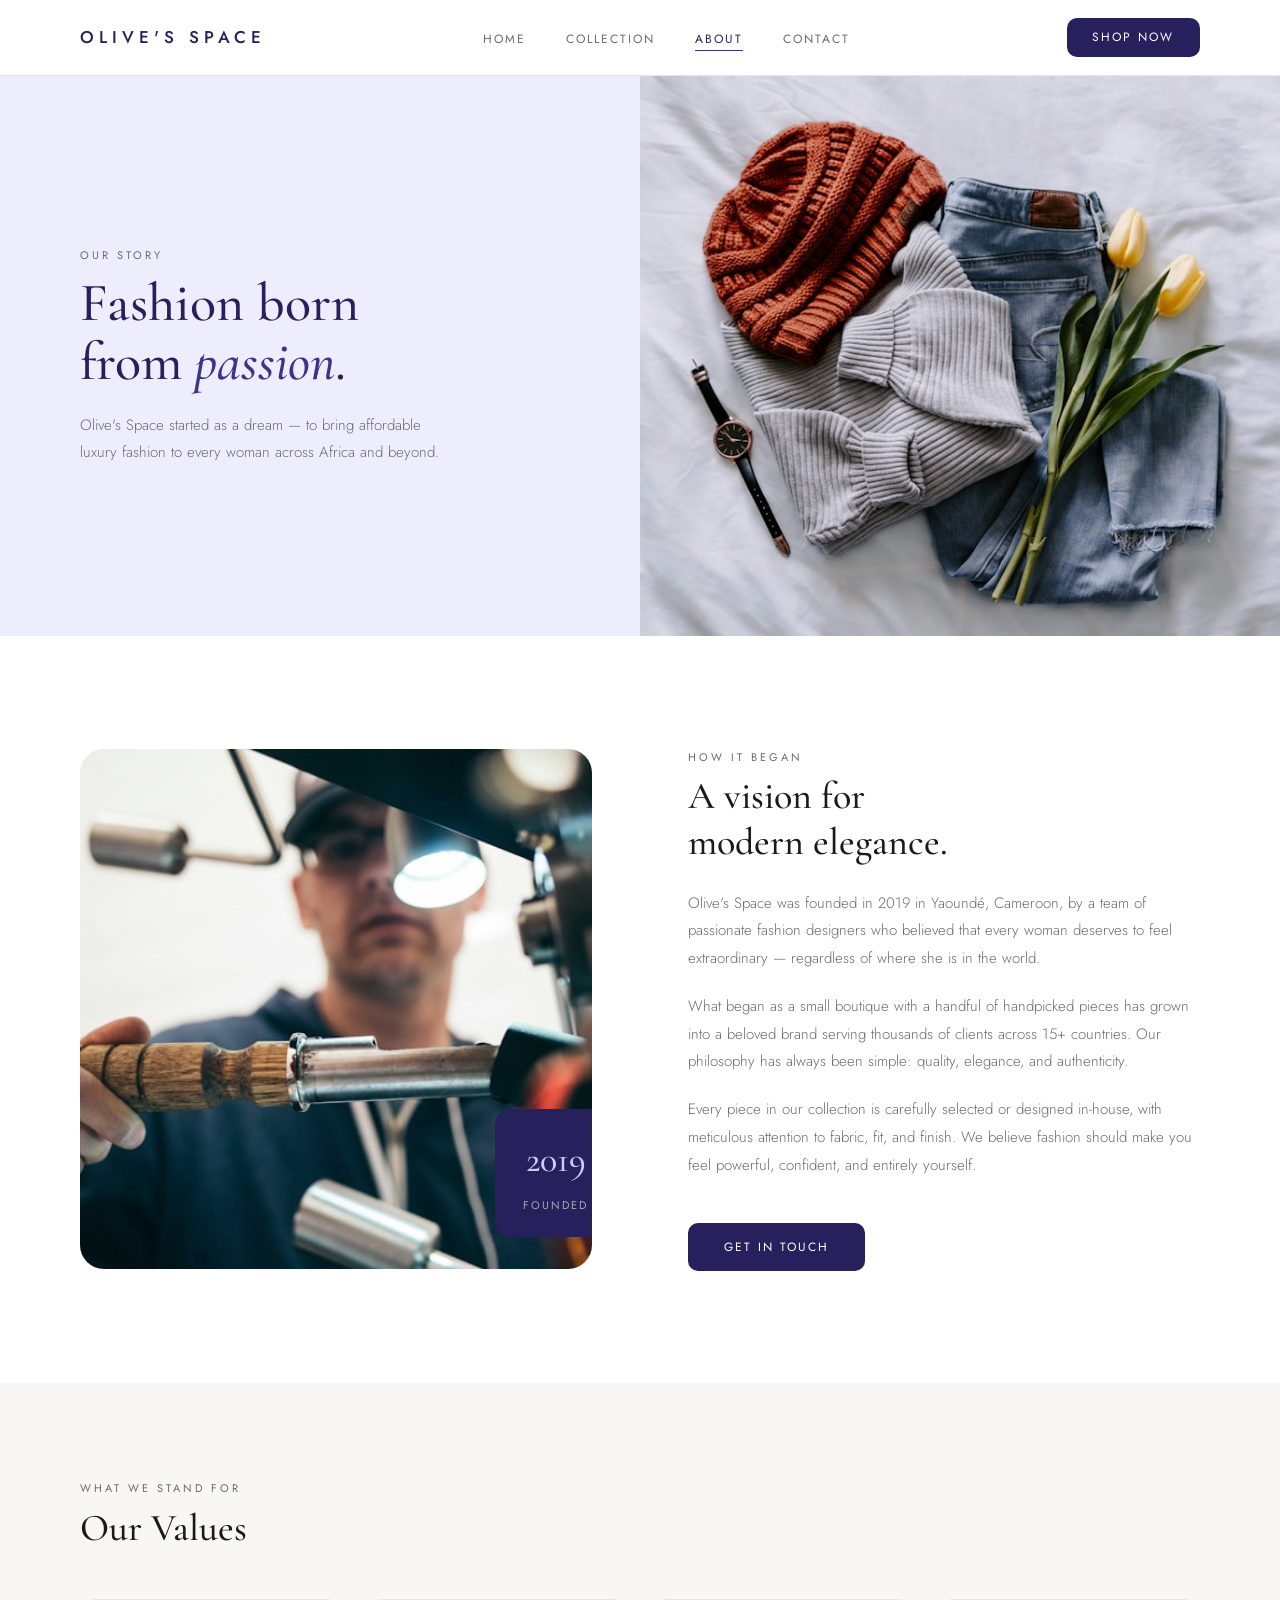
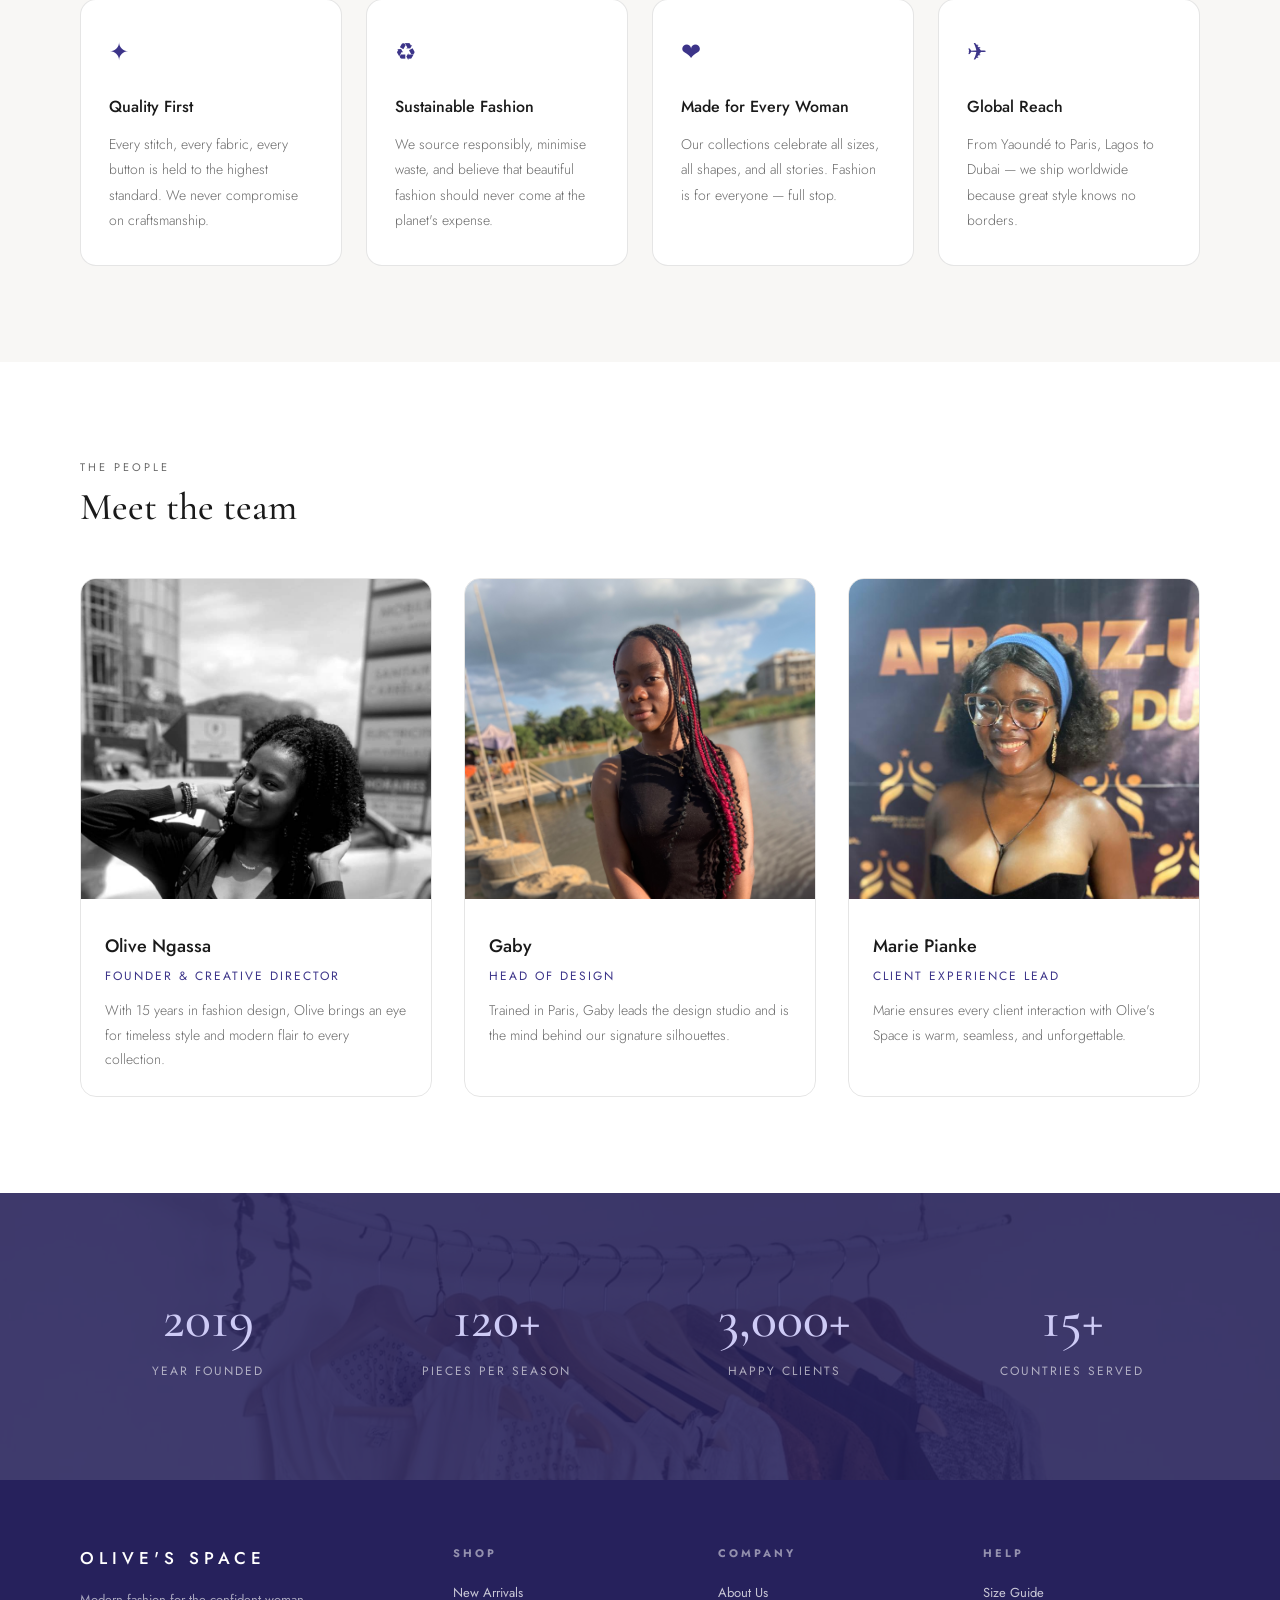
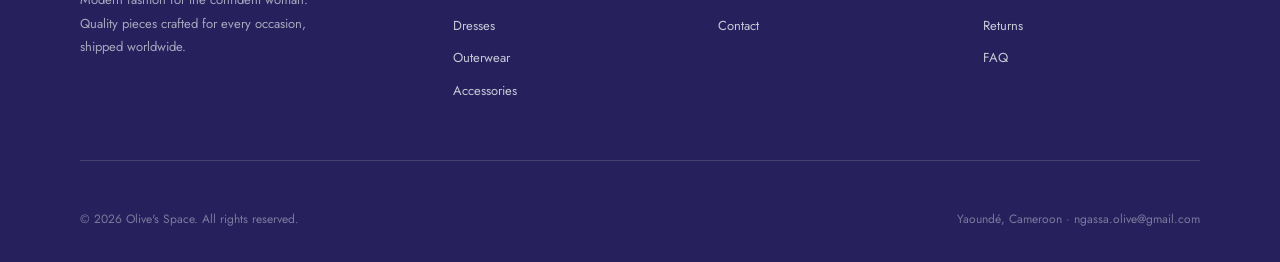
<file: site/about.html>
<!DOCTYPE html>
<html lang="en">
<head>
  <meta charset="UTF-8"/>
  <meta name="viewport" content="width=device-width, initial-scale=1.0"/>
  <title>About — Olive's Space</title>
  <link rel="stylesheet" href="style.css"/>
  <link rel="stylesheet" href="about.css"/>
</head>
<body>

  <nav class="navbar" id="navbar">
    <a href="index.html" class="logo">OLIVE'S SPACE</a>
    <ul class="nav-links">
      <li><a href="index.html">Home</a></li>
      <li><a href="products.html">Collection</a></li>
      <li><a href="about.html" class="active">About</a></li>
      <li><a href="contact.html">Contact</a></li>
    </ul>
    <button class="hamburger" id="hamburger" aria-label="Open menu"><span></span><span></span><span></span></button>
    <a href="products.html" class="nav-cta">Shop Now</a>
  </nav>

  <!-- Mobile Menu Overlay -->
  <div class="mobile-menu-overlay" id="menuOverlay"></div>

  <!-- Mobile Drawer -->
  <div class="mobile-menu" id="mobileMenu">
    <ul>
      <li><a href="index.html">Home</a></li>
      <li><a href="products.html">Collection</a></li>
      <li><a href="about.html" class="active">About</a></li>
      <li><a href="contact.html">Contact</a></li>
    </ul>
    <a href="products.html" class="mobile-cta">Shop Now</a>
  </div>

  <!-- ABOUT HERO -->
  <section class="about-hero">
    <div class="about-hero-text fade-in">
      <span class="section-tag">Our Story</span>
      <h1 class="about-hero-title">Fashion born<br/>from <em>passion</em>.</h1>
      <p class="about-hero-sub">Olive's Space started as a dream — to bring affordable luxury fashion to every woman across Africa and beyond.</p>
    </div>
    <div class="about-hero-img-wrap">
      <img src="images/about-hero.jpg" alt="About Olive's Space" class="about-hero-img"/>
    </div>
  </section>

  <!-- STORY SECTION -->
  <section class="story-section">
    <div class="story-grid">
      <div class="story-img-wrap fade-in">
        <img src="images/about-story.jpg" alt="Story"/>
        <div class="story-badge fade-in">
          <strong>2019</strong>
          <span>Founded</span>
        </div>
      </div>
      <div class="story-text fade-in">
        <span class="section-tag">How it began</span>
        <h2 class="section-title">A vision for<br/>modern elegance.</h2>
        <p>Olive's Space was founded in 2019 in Yaoundé, Cameroon, by a team of passionate fashion designers who believed that every woman deserves to feel extraordinary — regardless of where she is in the world.</p>
        <p>What began as a small boutique with a handful of handpicked pieces has grown into a beloved brand serving thousands of clients across 15+ countries. Our philosophy has always been simple: quality, elegance, and authenticity.</p>
        <p>Every piece in our collection is carefully selected or designed in-house, with meticulous attention to fabric, fit, and finish. We believe fashion should make you feel powerful, confident, and entirely yourself.</p>
        <a href="contact.html" class="btn-primary" style="margin-top: 1.5rem;">Get in Touch</a>
      </div>
    </div>
  </section>

  <!-- VALUES -->
  <section class="values-section">
    <div class="values-header fade-in">
      <span class="section-tag">What we stand for</span>
      <h2 class="section-title">Our Values</h2>
    </div>
    <div class="values-grid">
      <div class="value-card fade-in">
        <div class="value-icon">✦</div>
        <h3 class="value-title">Quality First</h3>
        <p class="value-text">Every stitch, every fabric, every button is held to the highest standard. We never compromise on craftsmanship.</p>
      </div>
      <div class="value-card fade-in">
        <div class="value-icon">♻</div>
        <h3 class="value-title">Sustainable Fashion</h3>
        <p class="value-text">We source responsibly, minimise waste, and believe that beautiful fashion should never come at the planet's expense.</p>
      </div>
      <div class="value-card fade-in">
        <div class="value-icon">❤</div>
        <h3 class="value-title">Made for Every Woman</h3>
        <p class="value-text">Our collections celebrate all sizes, all shapes, and all stories. Fashion is for everyone — full stop.</p>
      </div>
      <div class="value-card fade-in">
        <div class="value-icon">✈</div>
        <h3 class="value-title">Global Reach</h3>
        <p class="value-text">From Yaoundé to Paris, Lagos to Dubai — we ship worldwide because great style knows no borders.</p>
      </div>
    </div>
  </section>

  <!-- TEAM -->
  <section class="team-section">
    <div class="team-header fade-in">
      <span class="section-tag">The People</span>
      <h2 class="section-title">Meet the team</h2>
    </div>
    <div class="team-grid">
      <div class="team-card fade-in">
        <img src="images/hima.jpeg" alt="Olive"/>
        <div class="team-info">
          <h3 class="team-name">Olive Ngassa</h3>
          <span class="team-role">Founder & Creative Director</span>
          <p class="team-bio">With 15 years in fashion design, Olive brings an eye for timeless style and modern flair to every collection.</p>
        </div>
      </div>
      <div class="team-card fade-in">
        <img src="images/Gaby.JPG" alt="Gaby"/>
        <div class="team-info">
          <h3 class="team-name">Gaby</h3>
          <span class="team-role">Head of Design</span>
          <p class="team-bio">Trained in Paris, Gaby leads the design studio and is the mind behind our signature silhouettes.</p>
        </div>
      </div>
      <div class="team-card fade-in">
        <img src="images/pianke.jpeg" alt="Marie"/>
        <div class="team-info">
          <h3 class="team-name">Marie Pianke</h3>
          <span class="team-role">Client Experience Lead</span>
          <p class="team-bio">Marie ensures every client interaction with Olive's Space is warm, seamless, and unforgettable.</p>
        </div>
      </div>
    </div>
  </section>

  <!-- NUMBERS -->
  <section class="numbers-section">
    <img src="images/about-numbers-bg.jpg" alt="Numbers" class="numbers-bg"/>
    <div class="numbers-overlay"></div>
    <div class="numbers-grid">
      <div class="number-item fade-in">
        <strong>2019</strong>
        <span>Year Founded</span>
      </div>
      <div class="number-item fade-in">
        <strong>120+</strong>
        <span>Pieces Per Season</span>
      </div>
      <div class="number-item fade-in">
        <strong>3,000+</strong>
        <span>Happy Clients</span>
      </div>
      <div class="number-item fade-in">
        <strong>15+</strong>
        <span>Countries Served</span>
      </div>
    </div>
  </section>

  <footer class="footer">
    <div class="footer-grid">
      <div class="footer-brand">
        <a href="index.html" class="logo">OLIVE'S SPACE</a>
        <p>Modern fashion for the confident woman. Quality pieces crafted for every occasion, shipped worldwide.</p>
      </div>
      <div class="footer-col">
        <h4>Shop</h4>
        <a href="products.html">New Arrivals</a>
        <a href="products.html">Dresses</a>
        <a href="products.html">Outerwear</a>
        <a href="products.html">Accessories</a>
      </div>
      <div class="footer-col">
        <h4>Company</h4>
        <a href="about.html">About Us</a>
        <a href="contact.html">Contact</a>
      </div>
      <div class="footer-col">
        <h4>Help</h4>
        <a href="#">Size Guide</a>
        <a href="#">Returns</a>
        <a href="#">FAQ</a>
      </div>
    </div>
    <div class="footer-bottom">
      <span>© 2026 Olive's Space. All rights reserved.</span>
      <span>Yaoundé, Cameroon · ngassa.olive@gmail.com</span>
    </div>
  </footer>

  <script src="main.js"></script>
</body>
</html>
</file>
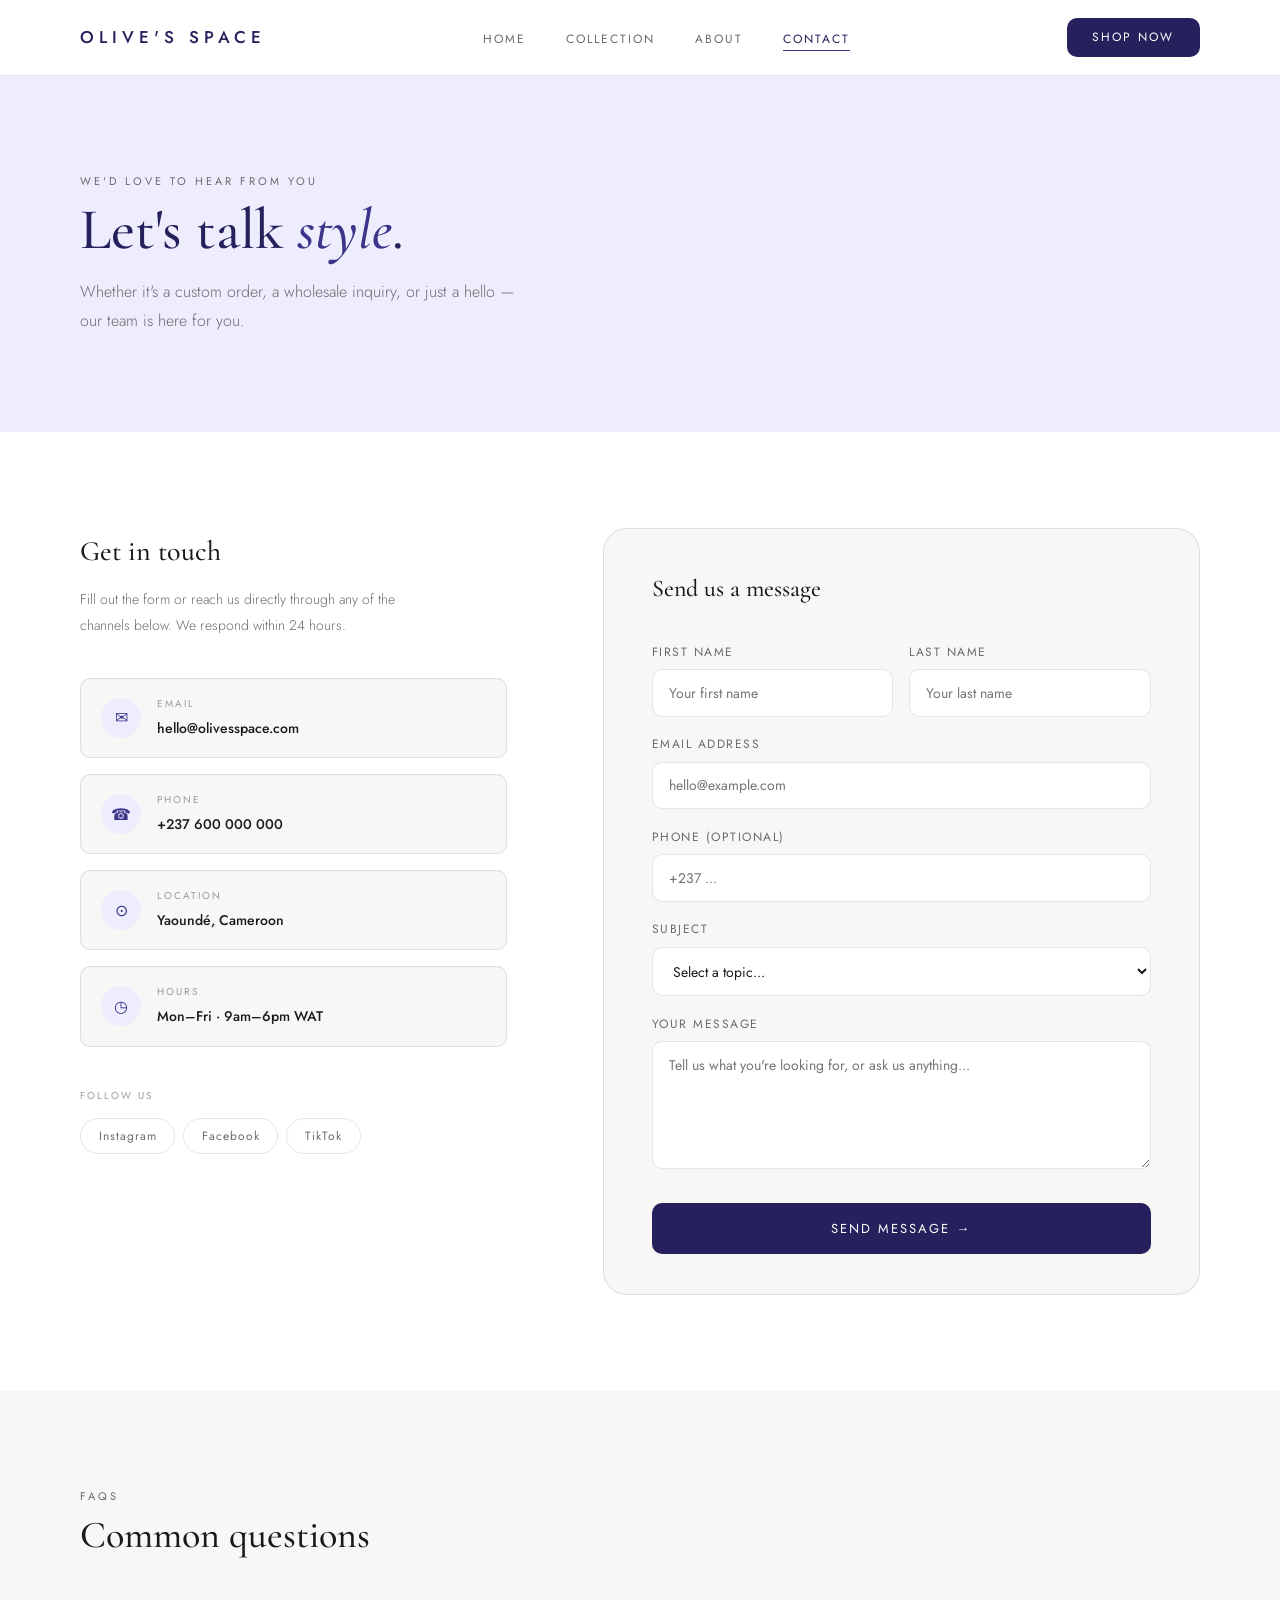
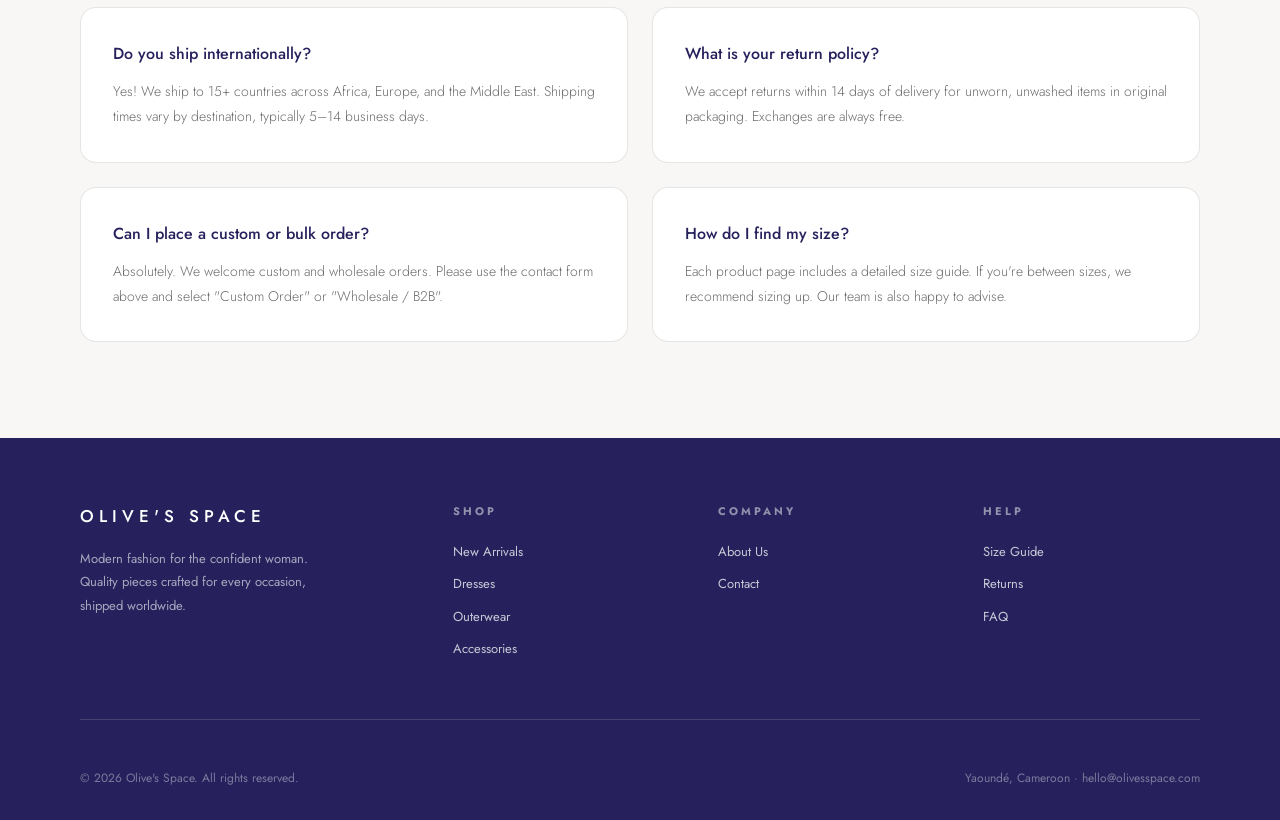
<file: site/contact.html>
<!DOCTYPE html>
<html lang="en">
<head>
  <meta charset="UTF-8"/>
  <meta name="viewport" content="width=device-width, initial-scale=1.0"/>
  <title>Contact — Olive's Space</title>
  <link rel="stylesheet" href="style.css"/>
  <link rel="stylesheet" href="contact.css"/>
</head>
<body>

  <nav class="navbar" id="navbar">
    <a href="index.html" class="logo">OLIVE'S SPACE</a>
    <ul class="nav-links">
      <li><a href="index.html">Home</a></li>
      <li><a href="products.html">Collection</a></li>
      <li><a href="about.html">About</a></li>
      <li><a href="contact.html" class="active">Contact</a></li>
    </ul>
    <button class="hamburger" id="hamburger" aria-label="Open menu"><span></span><span></span><span></span></button>
    <a href="products.html" class="nav-cta">Shop Now</a>
  </nav>

  <!-- Mobile Menu Overlay -->
  <div class="mobile-menu-overlay" id="menuOverlay"></div>

  <!-- Mobile Drawer -->
  <div class="mobile-menu" id="mobileMenu">
    <ul>
      <li><a href="index.html">Home</a></li>
      <li><a href="products.html">Collection</a></li>
      <li><a href="about.html">About</a></li>
      <li><a href="contact.html" class="active">Contact</a></li>
    </ul>
    <a href="products.html" class="mobile-cta">Shop Now</a>
  </div>

  <!-- CONTACT HERO -->
  <section class="contact-hero">
    <div class="contact-hero-inner fade-in">
      <span class="section-tag">We'd love to hear from you</span>
      <h1 class="contact-hero-title">Let's talk <em>style</em>.</h1>
      <p class="contact-hero-sub">Whether it's a custom order, a wholesale inquiry, or just a hello — our team is here for you.</p>
    </div>
  </section>

  <!-- CONTACT BODY -->
  <section class="contact-body">
    <div class="contact-grid">

      <!-- LEFT: Info -->
      <div class="contact-info fade-in">
        <h2 class="contact-info-title">Get in touch</h2>
        <p class="contact-info-sub">Fill out the form or reach us directly through any of the channels below. We respond within 24 hours.</p>

        <div class="contact-cards">
          <div class="contact-card">
            <div class="contact-icon">✉</div>
            <div>
              <span class="contact-card-label">Email</span>
              <strong class="contact-card-value">hello@olivesspace.com</strong>
            </div>
          </div>
          <div class="contact-card">
            <div class="contact-icon">☎</div>
            <div>
              <span class="contact-card-label">Phone</span>
              <strong class="contact-card-value">+237 600 000 000</strong>
            </div>
          </div>
          <div class="contact-card">
            <div class="contact-icon">⊙</div>
            <div>
              <span class="contact-card-label">Location</span>
              <strong class="contact-card-value">Yaoundé, Cameroon</strong>
            </div>
          </div>
          <div class="contact-card">
            <div class="contact-icon">◷</div>
            <div>
              <span class="contact-card-label">Hours</span>
              <strong class="contact-card-value">Mon–Fri · 9am–6pm WAT</strong>
            </div>
          </div>
        </div>

        <div class="social-row">
          <span class="contact-card-label">Follow Us</span>
          <div class="socials">
            <a href="#" class="social-btn">Instagram</a>
            <a href="#" class="social-btn">Facebook</a>
            <a href="#" class="social-btn">TikTok</a>
          </div>
        </div>
      </div>

      <!-- RIGHT: Form -->
      <div class="contact-form-wrap fade-in">
        <form class="contact-form" onsubmit="handleContactSubmit(event)">
          <h2 class="form-title">Send us a message</h2>

          <div class="form-row">
            <div class="form-group">
              <label for="fname">First Name</label>
              <input type="text" id="fname" placeholder="Your first name" required/>
            </div>
            <div class="form-group">
              <label for="lname">Last Name</label>
              <input type="text" id="lname" placeholder="Your last name" required/>
            </div>
          </div>

          <div class="form-group">
            <label for="email">Email Address</label>
            <input type="email" id="email" placeholder="hello@example.com" required/>
          </div>

          <div class="form-group">
            <label for="phone">Phone (optional)</label>
            <input type="tel" id="phone" placeholder="+237 ..."/>
          </div>

          <div class="form-group">
            <label for="subject">Subject</label>
            <select id="subject">
              <option value="">Select a topic...</option>
              <option>General Inquiry</option>
              <option>Custom Order</option>
              <option>Wholesale / B2B</option>
              <option>Returns & Exchanges</option>
              <option>Shipping & Delivery</option>
              <option>Other</option>
            </select>
          </div>

          <div class="form-group">
            <label for="message">Your Message</label>
            <textarea id="message" rows="5" placeholder="Tell us what you're looking for, or ask us anything..." required></textarea>
          </div>

          <button type="submit" class="submit-btn" id="submitBtn">
            Send Message &rarr;
          </button>
          <div class="form-success" id="formSuccess">
            <span class="success-icon">✓</span>
            <p>Message sent! We'll be in touch within 24 hours.</p>
          </div>
        </form>
      </div>

    </div>
  </section>

  <!-- FAQ -->
  <section class="faq-section">
    <div class="faq-header fade-in">
      <span class="section-tag">FAQs</span>
      <h2 class="section-title">Common questions</h2>
    </div>
    <div class="faq-grid">
      <div class="faq-item fade-in">
        <h3 class="faq-q">Do you ship internationally?</h3>
        <p class="faq-a">Yes! We ship to 15+ countries across Africa, Europe, and the Middle East. Shipping times vary by destination, typically 5–14 business days.</p>
      </div>
      <div class="faq-item fade-in">
        <h3 class="faq-q">What is your return policy?</h3>
        <p class="faq-a">We accept returns within 14 days of delivery for unworn, unwashed items in original packaging. Exchanges are always free.</p>
      </div>
      <div class="faq-item fade-in">
        <h3 class="faq-q">Can I place a custom or bulk order?</h3>
        <p class="faq-a">Absolutely. We welcome custom and wholesale orders. Please use the contact form above and select "Custom Order" or "Wholesale / B2B".</p>
      </div>
      <div class="faq-item fade-in">
        <h3 class="faq-q">How do I find my size?</h3>
        <p class="faq-a">Each product page includes a detailed size guide. If you're between sizes, we recommend sizing up. Our team is also happy to advise.</p>
      </div>
    </div>
  </section>

  <footer class="footer">
    <div class="footer-grid">
      <div class="footer-brand">
        <a href="index.html" class="logo">OLIVE'S SPACE</a>
        <p>Modern fashion for the confident woman. Quality pieces crafted for every occasion, shipped worldwide.</p>
      </div>
      <div class="footer-col">
        <h4>Shop</h4>
        <a href="products.html">New Arrivals</a>
        <a href="products.html">Dresses</a>
        <a href="products.html">Outerwear</a>
        <a href="products.html">Accessories</a>
      </div>
      <div class="footer-col">
        <h4>Company</h4>
        <a href="about.html">About Us</a>
        <a href="contact.html">Contact</a>
      </div>
      <div class="footer-col">
        <h4>Help</h4>
        <a href="#">Size Guide</a>
        <a href="#">Returns</a>
        <a href="#">FAQ</a>
      </div>
    </div>
    <div class="footer-bottom">
      <span>© 2026 Olive's Space. All rights reserved.</span>
      <span>Yaoundé, Cameroon · hello@olivesspace.com</span>
    </div>
  </footer>

  <script src="main.js"></script>
  <script>
    function handleContactSubmit(e) {
      e.preventDefault();
      const btn = document.getElementById('submitBtn');
      const success = document.getElementById('formSuccess');
      btn.textContent = 'Sending...';
      btn.disabled = true;
      setTimeout(() => {
        btn.style.display = 'none';
        success.style.display = 'flex';
        e.target.reset();
      }, 1200);
    }
  </script>
</body>
</html>
</file>
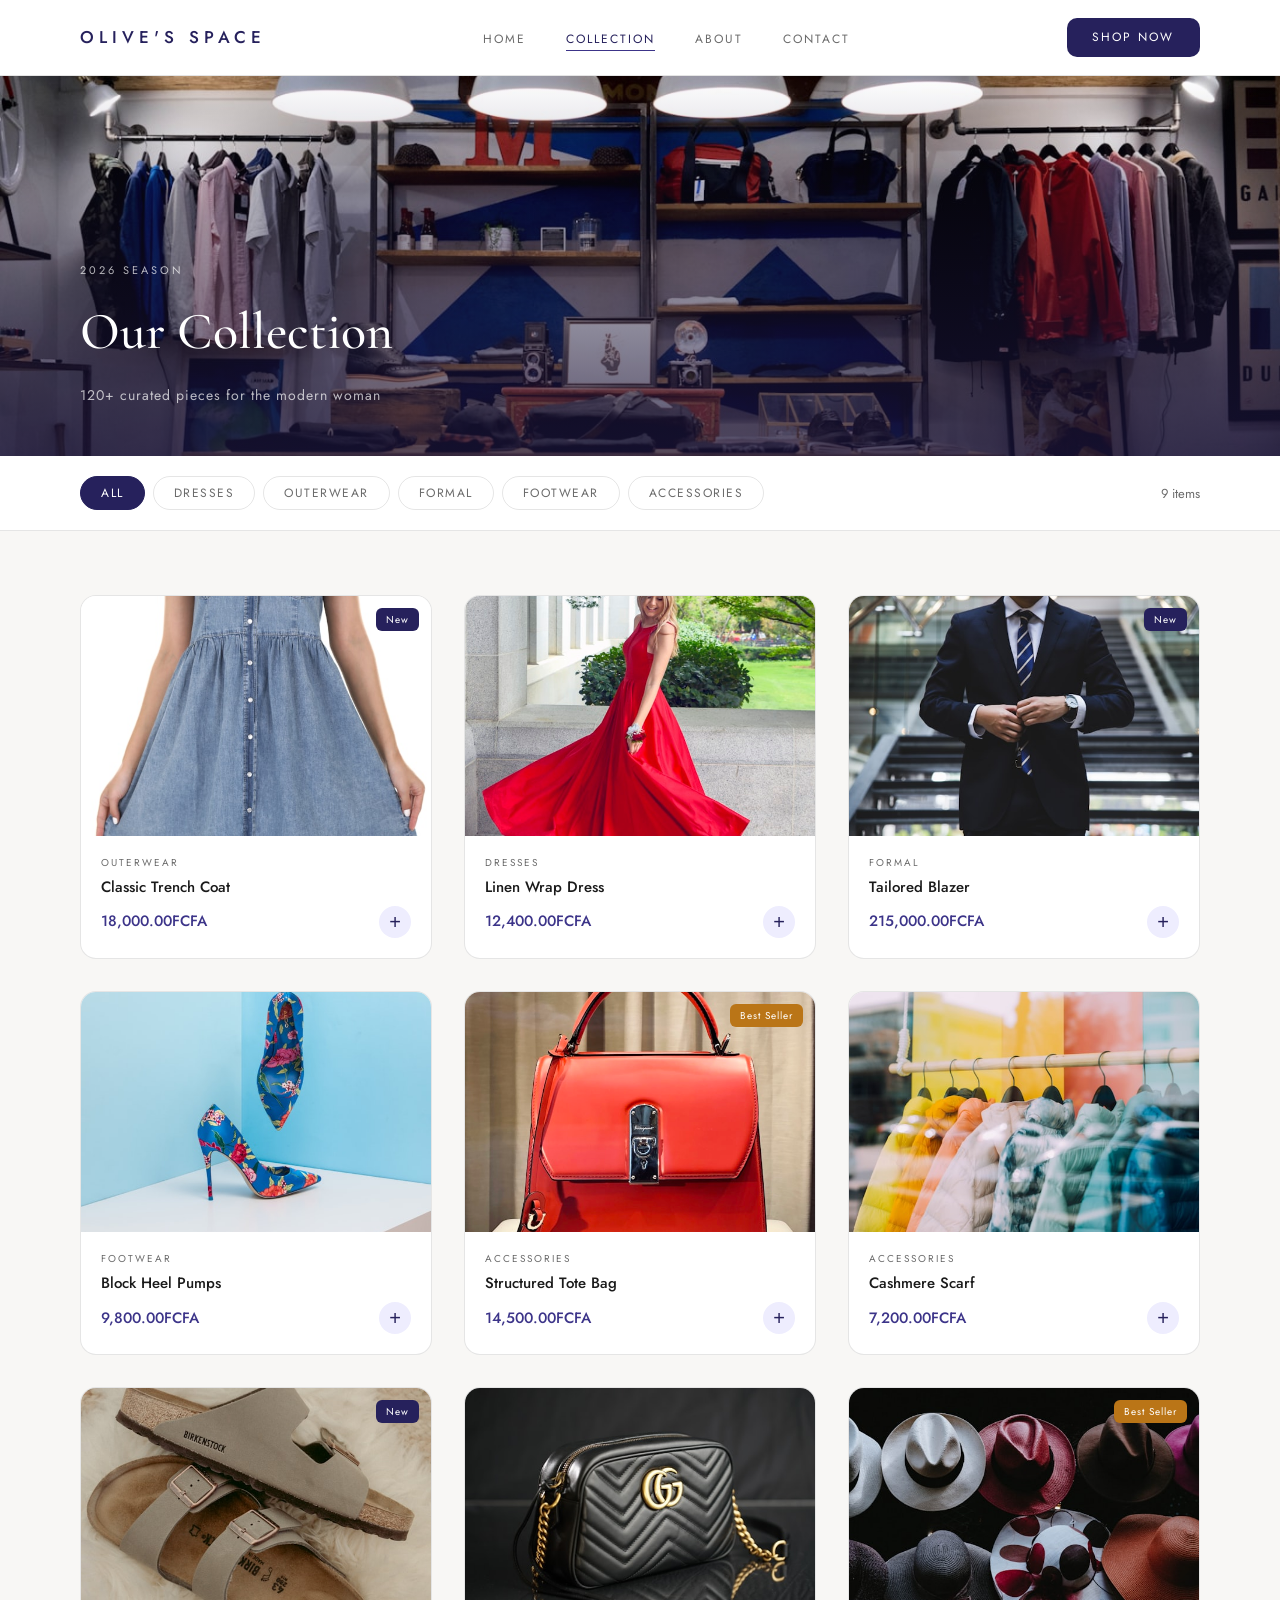
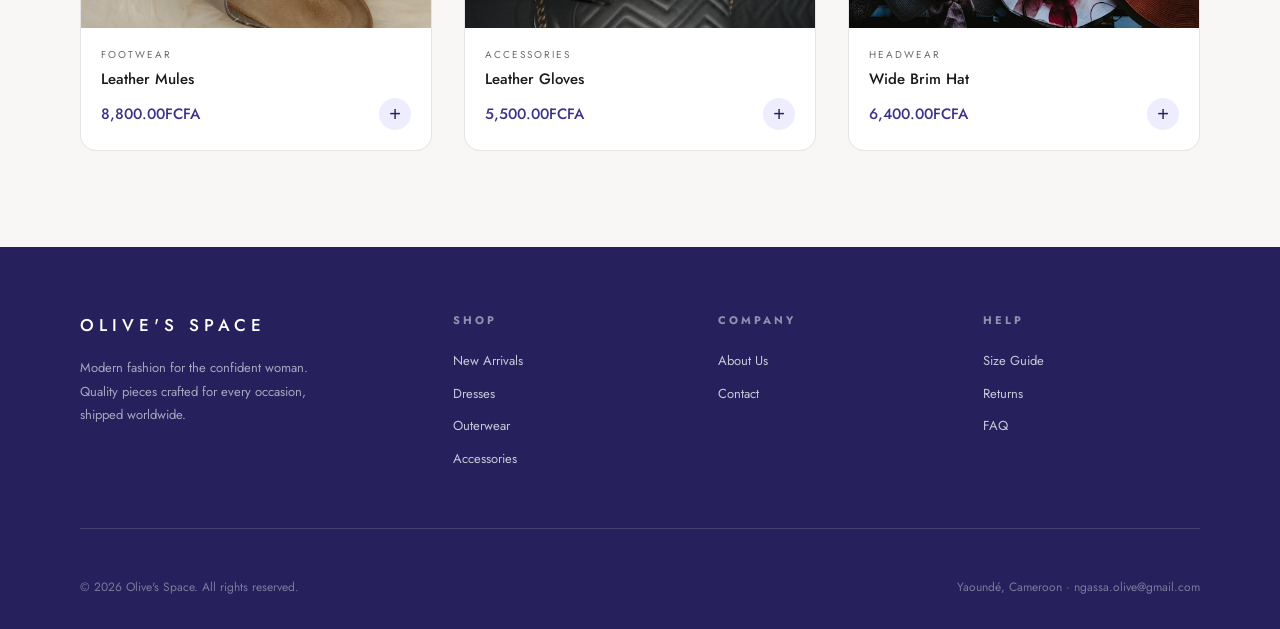
<file: site/products.html>
<!DOCTYPE html>
<html lang="en">
<head>
  <meta charset="UTF-8"/>
  <meta name="viewport" content="width=device-width, initial-scale=1.0"/>
  <title>Collection — Olive's Space</title>
  <link rel="stylesheet" href="style.css"/>
  <link rel="stylesheet" href="products.css"/>
</head>
<body>

  <nav class="navbar" id="navbar">
    <a href="index.html" class="logo">OLIVE'S SPACE</a>
    <ul class="nav-links">
      <li><a href="index.html">Home</a></li>
      <li><a href="products.html" class="active">Collection</a></li>
      <li><a href="about.html">About</a></li>
      <li><a href="contact.html">Contact</a></li>
    </ul>
    <button class="hamburger" id="hamburger" aria-label="Open menu"><span></span><span></span><span></span></button>
    <a href="products.html" class="nav-cta">Shop Now</a>
  </nav>

  <!-- Mobile Menu Overlay -->
  <div class="mobile-menu-overlay" id="menuOverlay"></div>

  <!-- Mobile Drawer -->
  <div class="mobile-menu" id="mobileMenu">
    <ul>
      <li><a href="index.html">Home</a></li>
      <li><a href="products.html" class="active">Collection</a></li>
      <li><a href="about.html">About</a></li>
      <li><a href="contact.html">Contact</a></li>
    </ul>
    <a href="products.html" class="mobile-cta">Shop Now</a>
  </div>

  <!-- PAGE HERO -->
  <div class="page-hero">
    <img src="images/page-hero-products.jpg" alt="Collection" class="page-hero-img"/>
    <div class="page-hero-overlay"></div>
    <div class="page-hero-content">
      <span class="section-tag" style="color:rgba(255,255,255,0.7);">2026 Season</span>
      <h1 class="page-hero-title">Our Collection</h1>
      <p class="page-hero-sub">120+ curated pieces for the modern woman</p>
    </div>
  </div>

  <!-- FILTER BAR -->
  <div class="filter-bar">
    <div class="filter-tabs">
      <button class="filter-tab active" data-filter="all">All</button>
      <button class="filter-tab" data-filter="dresses">Dresses</button>
      <button class="filter-tab" data-filter="outerwear">Outerwear</button>
      <button class="filter-tab" data-filter="formal">Formal</button>
      <button class="filter-tab" data-filter="footwear">Footwear</button>
      <button class="filter-tab" data-filter="accessories">Accessories</button>
    </div>
    <div class="filter-right">
      <span class="results-count" id="resultsCount">9 items</span>
    </div>
  </div>

  <!-- PRODUCTS GRID -->
  <section class="products-page-section">
    <div class="products-page-grid" id="productsGrid">

      <div class="product-card fade-in" data-category="outerwear">
        <div class="product-img">
          <img src="images/product-trench.jpg" alt="Classic Trench Coat"/>
          <span class="product-badge-tag">New</span>
          <div class="product-hover-overlay">
            <button class="quick-view-btn">Quick View</button>
          </div>
        </div>
        <div class="product-info">
          <p class="product-cat">Outerwear</p>
          <p class="product-name">Classic Trench Coat</p>
          <div class="product-bottom">
            <span class="product-price">18,000.00FCFA</span>
            <button class="product-add">+</button>
          </div>
        </div>
      </div>

      <div class="product-card fade-in" data-category="dresses">
        <div class="product-img">
          <img src="images/product-dress.jpg" alt="Linen Wrap Dress"/>
          <div class="product-hover-overlay">
            <button class="quick-view-btn">Quick View</button>
          </div>
        </div>
        <div class="product-info">
          <p class="product-cat">Dresses</p>
          <p class="product-name">Linen Wrap Dress</p>
          <div class="product-bottom">
            <span class="product-price">12,400.00FCFA</span>
            <button class="product-add">+</button>
          </div>
        </div>
      </div>

      <div class="product-card fade-in" data-category="formal">
        <div class="product-img">
          <img src="images/product-blazer.jpg" alt="Tailored Blazer"/>
          <span class="product-badge-tag">New</span>
          <div class="product-hover-overlay">
            <button class="quick-view-btn">Quick View</button>
          </div>
        </div>
        <div class="product-info">
          <p class="product-cat">Formal</p>
          <p class="product-name">Tailored Blazer</p>
          <div class="product-bottom">
            <span class="product-price">215,000.00FCFA</span>
            <button class="product-add">+</button>
          </div>
        </div>
      </div>

      <div class="product-card fade-in" data-category="footwear">
        <div class="product-img">
          <img src="images/product-pumps.jpg" alt="Block Heel Pumps"/>
          <div class="product-hover-overlay">
            <button class="quick-view-btn">Quick View</button>
          </div>
        </div>
        <div class="product-info">
          <p class="product-cat">Footwear</p>
          <p class="product-name">Block Heel Pumps</p>
          <div class="product-bottom">
            <span class="product-price">9,800.00FCFA</span>
            <button class="product-add">+</button>
          </div>
        </div>
      </div>

      <div class="product-card fade-in" data-category="accessories">
        <div class="product-img">
          <img src="images/product-tote.jpg" alt="Structured Tote"/>
          <span class="product-badge-tag gold">Best Seller</span>
          <div class="product-hover-overlay">
            <button class="quick-view-btn">Quick View</button>
          </div>
        </div>
        <div class="product-info">
          <p class="product-cat">Accessories</p>
          <p class="product-name">Structured Tote Bag</p>
          <div class="product-bottom">
            <span class="product-price">14,500.00FCFA</span>
            <button class="product-add">+</button>
          </div>
        </div>
      </div>

      <div class="product-card fade-in" data-category="accessories">
        <div class="product-img">
          <img src="images/product-scarf.jpg" alt="Cashmere Scarf"/>
          <div class="product-hover-overlay">
            <button class="quick-view-btn">Quick View</button>
          </div>
        </div>
        <div class="product-info">
          <p class="product-cat">Accessories</p>
          <p class="product-name">Cashmere Scarf</p>
          <div class="product-bottom">
            <span class="product-price">7,200.00FCFA</span>
            <button class="product-add">+</button>
          </div>
        </div>
      </div>

      <div class="product-card fade-in" data-category="footwear">
        <div class="product-img">
          <img src="images/product-mules.jpg" alt="Leather Mules"/>
          <span class="product-badge-tag">New</span>
          <div class="product-hover-overlay">
            <button class="quick-view-btn">Quick View</button>
          </div>
        </div>
        <div class="product-info">
          <p class="product-cat">Footwear</p>
          <p class="product-name">Leather Mules</p>
          <div class="product-bottom">
            <span class="product-price">8,800.00FCFA</span>
            <button class="product-add">+</button>
          </div>
        </div>
      </div>

      <div class="product-card fade-in" data-category="accessories">
        <div class="product-img">
          <img src="images/product-gloves.jpg" alt="Leather Gloves"/>
          <div class="product-hover-overlay">
            <button class="quick-view-btn">Quick View</button>
          </div>
        </div>
        <div class="product-info">
          <p class="product-cat">Accessories</p>
          <p class="product-name">Leather Gloves</p>
          <div class="product-bottom">
            <span class="product-price">5,500.00FCFA</span>
            <button class="product-add">+</button>
          </div>
        </div>
      </div>

      <div class="product-card fade-in" data-category="accessories">
        <div class="product-img">
          <img src="images/product-hat.jpg" alt="Wide Brim Hat"/>
          <span class="product-badge-tag gold">Best Seller</span>
          <div class="product-hover-overlay">
            <button class="quick-view-btn">Quick View</button>
          </div>
        </div>
        <div class="product-info">
          <p class="product-cat">Headwear</p>
          <p class="product-name">Wide Brim Hat</p>
          <div class="product-bottom">
            <span class="product-price">6,400.00FCFA</span>
            <button class="product-add">+</button>
          </div>
        </div>
      </div>

    </div>
  </section>

  <footer class="footer">
    <div class="footer-grid">
      <div class="footer-brand">
        <a href="index.html" class="logo">OLIVE'S SPACE</a>
        <p>Modern fashion for the confident woman. Quality pieces crafted for every occasion, shipped worldwide.</p>
      </div>
      <div class="footer-col">
        <h4>Shop</h4>
        <a href="products.html">New Arrivals</a>
        <a href="products.html">Dresses</a>
        <a href="products.html">Outerwear</a>
        <a href="products.html">Accessories</a>
      </div>
      <div class="footer-col">
        <h4>Company</h4>
        <a href="about.html">About Us</a>
        <a href="contact.html">Contact</a>
      </div>
      <div class="footer-col">
        <h4>Help</h4>
        <a href="#">Size Guide</a>
        <a href="#">Returns</a>
        <a href="#">FAQ</a>
      </div>
    </div>
    <div class="footer-bottom">
      <span>© 2026 Olive's Space. All rights reserved.</span>
      <span>Yaoundé, Cameroon · ngassa.olive@gmail.com</span>
    </div>
  </footer>

  <script src="main.js"></script>
  <script src="products.js"></script>
</body>
</html>
</file>
<file: site/style.css>
/* =============================================
   OLIVE'S SPACE — Global Stylesheet
   ============================================= */

@import url('https://fonts.googleapis.com/css2?family=Cormorant+Garamond:ital,wght@0,400;0,500;0,600;1,400;1,500&family=Jost:wght@300;400;500&display=swap');

:root {
  --purple-deep:   #26215C;
  --purple-mid:    #3C3489;
  --purple-light:  #EEEDFE;
  --purple-soft:   #CECBF6;
  --gold:          #BA7517;
  --gold-light:    #FAEEDA;
  --text-primary:  #1a1a1a;
  --text-muted:    #6b6b6b;
  --text-light:    #9a9a9a;
  --border:        rgba(0,0,0,0.10);
  --border-hover:  rgba(60,52,137,0.35);
  --bg-white:      #ffffff;
  --bg-off:        #f8f7f5;
  --bg-cream:      #faf9f7;
  --radius-sm:     6px;
  --radius-md:     10px;
  --radius-lg:     16px;
  --radius-xl:     24px;
  --font-display:  'Cormorant Garamond', Georgia, serif;
  --font-body:     'Jost', sans-serif;
  --shadow-sm:     0 2px 12px rgba(38,33,92,0.07);
  --shadow-md:     0 8px 32px rgba(38,33,92,0.12);
  --transition:    0.25s ease;
}

*, *::before, *::after { margin: 0; padding: 0; box-sizing: border-box; }
html { scroll-behavior: smooth; }
body {
  font-family: var(--font-body);
  color: var(--text-primary);
  background: var(--bg-white);
  font-size: 16px;
  line-height: 1.7;
  overflow-x: hidden;
}

/* ---- Navbar ---- */
.navbar {
  display: flex;
  justify-content: space-between;
  align-items: center;
  padding: 1.1rem 5rem;
  background: var(--bg-white);
  border-bottom: 0.5px solid var(--border);
  position: sticky;
  top: 0;
  z-index: 200;
  transition: box-shadow var(--transition);
}
.navbar.scrolled { box-shadow: var(--shadow-sm); }
.logo {
  font-family: var(--font-body);
  font-size: 17px;
  font-weight: 500;
  letter-spacing: 5px;
  color: var(--purple-deep);
  text-decoration: none;
}
.nav-links {
  display: flex;
  gap: 2.5rem;
  list-style: none;
}
.nav-links a {
  font-size: 12px;
  letter-spacing: 2px;
  color: var(--text-muted);
  text-decoration: none;
  font-weight: 400;
  text-transform: uppercase;
  transition: color var(--transition);
  position: relative;
}
.nav-links a::after {
  content: '';
  position: absolute;
  bottom: -3px; left: 0;
  width: 0; height: 1px;
  background: var(--purple-mid);
  transition: width var(--transition);
}
.nav-links a:hover, .nav-links a.active { color: var(--purple-deep); }
.nav-links a:hover::after, .nav-links a.active::after { width: 100%; }
.nav-cta {
  padding: 0.6rem 1.6rem;
  background: var(--purple-deep);
  color: #fff;
  border: none;
  border-radius: var(--radius-md);
  font-family: var(--font-body);
  font-size: 12px;
  letter-spacing: 2px;
  text-transform: uppercase;
  cursor: pointer;
  text-decoration: none;
  transition: background var(--transition);
}
.nav-cta:hover { background: var(--purple-mid); }

/* ---- Footer ---- */
.footer {
  background: var(--purple-deep);
  color: #fff;
  padding: 4rem 5rem 2rem;
}
.footer-grid {
  display: grid;
  grid-template-columns: 1.5fr 1fr 1fr 1fr;
  gap: 3rem;
  margin-bottom: 3rem;
  padding-bottom: 3rem;
  border-bottom: 0.5px solid rgba(255,255,255,0.15);
}
.footer-brand .logo { color: #fff; letter-spacing: 5px; display: block; margin-bottom: 1rem; }
.footer-brand p { font-size: 13px; color: rgba(255,255,255,0.6); line-height: 1.8; max-width: 240px; }
.footer-col h4 {
  font-size: 11px;
  letter-spacing: 3px;
  text-transform: uppercase;
  color: rgba(255,255,255,0.5);
  margin-bottom: 1.25rem;
}
.footer-col a {
  display: block;
  font-size: 13px;
  color: rgba(255,255,255,0.75);
  text-decoration: none;
  margin-bottom: 0.65rem;
  transition: color var(--transition);
}
.footer-col a:hover { color: #fff; }
.footer-bottom {
  display: flex;
  justify-content: space-between;
  align-items: center;
  font-size: 12px;
  color: rgba(255,255,255,0.4);
}

/* ---- Shared Section ---- */
.section-tag {
  font-size: 11px;
  letter-spacing: 3px;
  color: var(--text-muted);
  text-transform: uppercase;
  margin-bottom: 0.5rem;
  display: block;
}
.section-title {
  font-family: var(--font-display);
  font-size: 38px;
  font-weight: 500;
  line-height: 1.2;
  margin-bottom: 1rem;
}
.section-sub {
  font-size: 15px;
  color: var(--text-muted);
  font-weight: 300;
  max-width: 480px;
  line-height: 1.8;
}

/* ---- Buttons ---- */
.btn-primary {
  display: inline-block;
  padding: 0.85rem 2.25rem;
  background: var(--purple-deep);
  color: #fff;
  border: none;
  border-radius: var(--radius-md);
  font-family: var(--font-body);
  font-size: 12px;
  letter-spacing: 2px;
  text-transform: uppercase;
  text-decoration: none;
  cursor: pointer;
  transition: background var(--transition), transform var(--transition);
}
.btn-primary:hover { background: var(--purple-mid); transform: translateY(-1px); }
.btn-outline {
  display: inline-block;
  padding: 0.85rem 2.25rem;
  background: transparent;
  color: var(--purple-deep);
  border: 1px solid var(--purple-deep);
  border-radius: var(--radius-md);
  font-family: var(--font-body);
  font-size: 12px;
  letter-spacing: 2px;
  text-transform: uppercase;
  text-decoration: none;
  cursor: pointer;
  transition: all var(--transition);
}
.btn-outline:hover { background: var(--purple-deep); color: #fff; transform: translateY(-1px); }
.btn-white {
  display: inline-block;
  padding: 0.85rem 2.25rem;
  background: #fff;
  color: var(--purple-deep);
  border: none;
  border-radius: var(--radius-md);
  font-family: var(--font-body);
  font-size: 12px;
  letter-spacing: 2px;
  text-transform: uppercase;
  text-decoration: none;
  cursor: pointer;
  transition: all var(--transition);
}
.btn-white:hover { background: var(--purple-light); }

/* ---- Product Cards (shared) ---- */
.product-card {
  background: var(--bg-white);
  border: 0.5px solid var(--border);
  border-radius: var(--radius-lg);
  overflow: hidden;
  transition: border-color var(--transition), transform var(--transition), box-shadow var(--transition);
  cursor: pointer;
}
.product-card:hover {
  border-color: var(--border-hover);
  transform: translateY(-4px);
  box-shadow: var(--shadow-md);
}
.product-img {
  height: 240px;
  display: flex;
  align-items: center;
  justify-content: center;
  position: relative;
  overflow: hidden;
}
.product-img img {
  width: 100%;
  height: 100%;
  object-fit: cover;
  transition: transform 0.4s ease;
}
.product-card:hover .product-img img { transform: scale(1.04); }
.product-badge-tag {
  position: absolute;
  top: 12px; right: 12px;
  background: var(--purple-deep);
  color: #fff;
  font-size: 10px;
  padding: 3px 10px;
  border-radius: var(--radius-sm);
  letter-spacing: 1px;
}
.product-badge-tag.gold { background: var(--gold); }
.product-info { padding: 1.1rem 1.25rem 1.25rem; }
.product-cat {
  font-size: 10px;
  color: var(--text-muted);
  letter-spacing: 2px;
  text-transform: uppercase;
  margin-bottom: 4px;
}
.product-name { font-size: 15px; font-weight: 500; margin-bottom: 6px; }
.product-bottom { display: flex; justify-content: space-between; align-items: center; }
.product-price { font-size: 15px; color: var(--purple-mid); font-weight: 500; }
.product-add {
  width: 32px; height: 32px;
  background: var(--purple-light);
  border: none;
  border-radius: 50%;
  color: var(--purple-deep);
  font-size: 20px;
  cursor: pointer;
  display: flex; align-items: center; justify-content: center;
  transition: background var(--transition);
  line-height: 1;
}
.product-add:hover { background: var(--purple-soft); }

/* ---- Fade-in animation ---- */
.fade-in {
  opacity: 0;
  transform: translateY(24px);
  transition: opacity 0.6s ease, transform 0.6s ease;
}
.fade-in.visible {
  opacity: 1;
  transform: translateY(0);
}

/* ---- Hamburger Button ---- */
.hamburger {
  display: none;
  flex-direction: column;
  justify-content: center;
  gap: 5px;
  width: 36px; height: 36px;
  background: none;
  border: none;
  cursor: pointer;
  padding: 4px;
  z-index: 310;
}
.hamburger span {
  display: block;
  width: 22px; height: 2px;
  background: var(--purple-deep);
  border-radius: 2px;
  transition: all 0.3s ease;
  transform-origin: center;
}
.hamburger.open span:nth-child(1) { transform: translateY(7px) rotate(45deg); }
.hamburger.open span:nth-child(2) { opacity: 0; transform: scaleX(0); }
.hamburger.open span:nth-child(3) { transform: translateY(-7px) rotate(-45deg); }

/* ---- Mobile Drawer ---- */
.mobile-menu {
  display: none;
  position: fixed;
  top: 0; right: 0;
  width: 75%; max-width: 320px;
  height: 100vh;
  background: var(--bg-white);
  z-index: 300;
  flex-direction: column;
  padding: 6rem 2.5rem 2.5rem;
  box-shadow: -8px 0 40px rgba(38,33,92,0.15);
  transform: translateX(100%);
  transition: transform 0.35s cubic-bezier(0.77,0,0.175,1);
}
.mobile-menu.open {
  display: flex;
  transform: translateX(0);
}
.mobile-menu ul {
  list-style: none;
  display: flex;
  flex-direction: column;
  gap: 0;
  margin-bottom: 2rem;
}
.mobile-menu ul li a {
  display: block;
  font-size: 22px;
  font-family: var(--font-display);
  font-weight: 500;
  color: var(--text-primary);
  text-decoration: none;
  padding: 0.85rem 0;
  border-bottom: 0.5px solid var(--border);
  letter-spacing: 1px;
  transition: color var(--transition), padding var(--transition);
}
.mobile-menu ul li a:hover,
.mobile-menu ul li a.active { color: var(--purple-mid); padding-left: 8px; }
.mobile-menu .mobile-cta {
  display: block;
  text-align: center;
  padding: 0.9rem;
  background: var(--purple-deep);
  color: #fff;
  border-radius: var(--radius-md);
  font-size: 13px;
  letter-spacing: 2px;
  text-transform: uppercase;
  text-decoration: none;
  margin-top: auto;
  transition: background var(--transition);
}
.mobile-menu .mobile-cta:hover { background: var(--purple-mid); }
.mobile-menu-overlay {
  display: none;
  position: fixed;
  inset: 0;
  background: rgba(26,21,60,0.45);
  z-index: 290;
  backdrop-filter: blur(2px);
}
.mobile-menu-overlay.open { display: block; }

/* ---- Responsive Navbar ---- */
@media (max-width: 900px) {
  .navbar { padding: 1rem 1.5rem; }
  .nav-links { display: none; }
  .nav-cta { display: none; }
  .hamburger { display: flex; }
  .footer { padding: 3rem 1.5rem 2rem; }
  .footer-grid { grid-template-columns: 1fr 1fr; gap: 2rem; }
}
@media (max-width: 560px) {
  .footer-grid { grid-template-columns: 1fr; }
  .footer-bottom { flex-direction: column; gap: 0.5rem; text-align: center; }
}
</file>
<file: site/about.css>
/* =============================================
   OLIVE'S SPACE — about.css
   ============================================= */

/* ---- Hero ---- */
.about-hero {
  display: grid;
  grid-template-columns: 1fr 1fr;
  min-height: 560px;
  overflow: hidden;
}
.about-hero-text {
  display: flex;
  flex-direction: column;
  justify-content: center;
  padding: 5rem;
  background: var(--purple-light);
}
.about-hero-title {
  font-family: var(--font-display);
  font-size: 54px;
  font-weight: 500;
  line-height: 1.1;
  margin-bottom: 1.25rem;
  color: var(--purple-deep);
}
.about-hero-title em { font-style: italic; color: var(--purple-mid); }
.about-hero-sub {
  font-size: 15px;
  color: var(--text-muted);
  font-weight: 300;
  line-height: 1.8;
  max-width: 380px;
}
.about-hero-img-wrap { overflow: hidden; }
.about-hero-img {
  width: 100%;
  height: 100%;
  object-fit: cover;
  transition: transform 0.6s ease;
}
.about-hero-img:hover { transform: scale(1.03); }

/* ---- Story ---- */
.story-section { padding: 7rem 5rem; background: var(--bg-white); }
.story-grid {
  display: grid;
  grid-template-columns: 1fr 1fr;
  gap: 6rem;
  align-items: center;
}
.story-img-wrap {
  position: relative;
  border-radius: var(--radius-xl);
  overflow: hidden;
  height: 520px;
}
.story-img-wrap img {
  width: 100%;
  height: 100%;
  object-fit: cover;
}
.story-badge {
  position: absolute;
  bottom: 2rem;
  right: -1.5rem;
  background: var(--purple-deep);
  color: #fff;
  border-radius: var(--radius-lg);
  padding: 1.25rem 1.75rem;
  text-align: center;
  box-shadow: var(--shadow-md);
}
.story-badge strong {
  display: block;
  font-family: var(--font-display);
  font-size: 36px;
  font-weight: 500;
  color: var(--purple-soft);
}
.story-badge span {
  font-size: 11px;
  letter-spacing: 2px;
  text-transform: uppercase;
  color: rgba(255,255,255,0.6);
}
.story-text .section-title { margin-bottom: 1.5rem; }
.story-text p {
  font-size: 15px;
  color: var(--text-muted);
  font-weight: 300;
  line-height: 1.85;
  margin-bottom: 1.25rem;
}

/* ---- Values ---- */
.values-section { padding: 6rem 5rem; background: var(--bg-off); }
.values-header { margin-bottom: 3rem; }
.values-grid {
  display: grid;
  grid-template-columns: repeat(4, 1fr);
  gap: 1.5rem;
}
.value-card {
  background: var(--bg-white);
  border: 0.5px solid var(--border);
  border-radius: var(--radius-lg);
  padding: 2rem 1.75rem;
  transition: box-shadow var(--transition), transform var(--transition);
}
.value-card:hover { box-shadow: var(--shadow-md); transform: translateY(-4px); }
.value-icon {
  font-size: 24px;
  margin-bottom: 1.25rem;
  color: var(--purple-mid);
}
.value-title {
  font-size: 16px;
  font-weight: 500;
  margin-bottom: 0.75rem;
  color: var(--text-primary);
}
.value-text {
  font-size: 14px;
  color: var(--text-muted);
  font-weight: 300;
  line-height: 1.8;
}

/* ---- Team ---- */
.team-section { padding: 6rem 5rem; background: var(--bg-white); }
.team-header { margin-bottom: 3rem; }
.team-grid {
  display: grid;
  grid-template-columns: repeat(3, 1fr);
  gap: 2rem;
}
.team-card {
  border-radius: var(--radius-lg);
  overflow: hidden;
  border: 0.5px solid var(--border);
  transition: box-shadow var(--transition), transform var(--transition);
}
.team-card:hover { box-shadow: var(--shadow-md); transform: translateY(-4px); }
.team-card img {
  width: 100%;
  height: 320px;
  object-fit: cover;
  object-position: top;
  transition: transform 0.4s ease;
}
.team-card:hover img { transform: scale(1.03); }
.team-info { padding: 1.5rem; }
.team-name { font-size: 18px; font-weight: 500; margin-bottom: 4px; }
.team-role {
  font-size: 12px;
  color: var(--purple-mid);
  letter-spacing: 2px;
  text-transform: uppercase;
  display: block;
  margin-bottom: 0.75rem;
}
.team-bio { font-size: 14px; color: var(--text-muted); line-height: 1.75; font-weight: 300; }

/* ---- Numbers ---- */
.numbers-section {
  position: relative;
  padding: 6rem 5rem;
  overflow: hidden;
}
.numbers-bg {
  position: absolute;
  inset: 0;
  width: 100%;
  height: 100%;
  object-fit: cover;
}
.numbers-overlay {
  position: absolute;
  inset: 0;
  background: rgba(38,33,92,0.88);
}
.numbers-grid {
  position: relative;
  z-index: 2;
  display: grid;
  grid-template-columns: repeat(4, 1fr);
  gap: 2rem;
  text-align: center;
}
.number-item strong {
  display: block;
  font-family: var(--font-display);
  font-size: 54px;
  font-weight: 500;
  color: var(--purple-soft);
  line-height: 1.1;
  margin-bottom: 0.5rem;
}
.number-item span {
  font-size: 12px;
  letter-spacing: 2px;
  text-transform: uppercase;
  color: rgba(255,255,255,0.6);
}

/* ---- Responsive ---- */
@media (max-width: 900px) {
  .about-hero { grid-template-columns: 1fr; }
  .about-hero-text { padding: 3rem 1.5rem; }
  .about-hero-img-wrap { height: 320px; }
  .story-section, .values-section, .team-section, .numbers-section { padding: 4rem 1.5rem; }
  .story-grid { grid-template-columns: 1fr; gap: 3rem; }
  .story-badge { right: 1rem; }
  .values-grid { grid-template-columns: repeat(2, 1fr); }
  .team-grid { grid-template-columns: 1fr; }
  .numbers-grid { grid-template-columns: repeat(2, 1fr); }
}
@media (max-width: 560px) {
  .values-grid { grid-template-columns: 1fr; }
  .numbers-grid { grid-template-columns: 1fr; }
  .about-hero-title { font-size: 36px; }
}
</file>
<file: site/contact.css>
/* =============================================
   OLIVE'S SPACE — contact.css
   ============================================= */

.contact-hero {
  background: var(--purple-light);
  padding: 6rem 5rem;
  display: flex;
  align-items: center;
}
.contact-hero-inner { max-width: 600px; }
.contact-hero-title {
  font-family: var(--font-display);
  font-size: 58px;
  font-weight: 500;
  line-height: 1.1;
  color: var(--purple-deep);
  margin-bottom: 1rem;
}
.contact-hero-title em { font-style: italic; color: var(--purple-mid); }
.contact-hero-sub {
  font-size: 16px;
  color: var(--text-muted);
  font-weight: 300;
  line-height: 1.8;
  max-width: 440px;
}

/* ---- Body ---- */
.contact-body { padding: 6rem 5rem; background: var(--bg-white); }
.contact-grid {
  display: grid;
  grid-template-columns: 1fr 1.4fr;
  gap: 6rem;
  align-items: start;
}
.contact-info-title {
  font-family: var(--font-display);
  font-size: 28px;
  font-weight: 500;
  margin-bottom: 0.75rem;
}
.contact-info-sub {
  font-size: 14px;
  color: var(--text-muted);
  font-weight: 300;
  line-height: 1.8;
  margin-bottom: 2.5rem;
  max-width: 320px;
}
.contact-cards { display: flex; flex-direction: column; gap: 1rem; margin-bottom: 2.5rem; }
.contact-card {
  display: flex;
  align-items: center;
  gap: 1rem;
  padding: 1rem 1.25rem;
  background: var(--bg-off);
  border-radius: var(--radius-md);
  border: 0.5px solid var(--border);
  transition: border-color var(--transition);
}
.contact-card:hover { border-color: var(--purple-mid); }
.contact-icon {
  width: 40px; height: 40px;
  background: var(--purple-light);
  border-radius: 50%;
  display: flex; align-items: center; justify-content: center;
  font-size: 16px;
  color: var(--purple-mid);
  flex-shrink: 0;
}
.contact-card-label {
  display: block;
  font-size: 10px;
  letter-spacing: 2px;
  text-transform: uppercase;
  color: var(--text-light);
  margin-bottom: 2px;
}
.contact-card-value { font-size: 14px; font-weight: 500; }
.social-row { display: flex; flex-direction: column; gap: 0.75rem; }
.socials { display: flex; gap: 0.5rem; flex-wrap: wrap; }
.social-btn {
  padding: 0.45rem 1.1rem;
  background: transparent;
  border: 0.5px solid var(--border);
  border-radius: 20px;
  font-size: 12px;
  letter-spacing: 1px;
  color: var(--text-muted);
  text-decoration: none;
  transition: all var(--transition);
}
.social-btn:hover { border-color: var(--purple-mid); color: var(--purple-mid); }

/* ---- Form ---- */
.contact-form-wrap {
  background: var(--bg-off);
  border: 0.5px solid var(--border);
  border-radius: var(--radius-xl);
  padding: 2.5rem 3rem;
}
.form-title {
  font-family: var(--font-display);
  font-size: 24px;
  font-weight: 500;
  margin-bottom: 2rem;
  color: var(--text-primary);
}
.form-row {
  display: grid;
  grid-template-columns: 1fr 1fr;
  gap: 1rem;
  margin-bottom: 0;
}
.form-group { margin-bottom: 1.1rem; }
.form-group label {
  display: block;
  font-size: 12px;
  letter-spacing: 1.5px;
  text-transform: uppercase;
  color: var(--text-muted);
  margin-bottom: 7px;
}
.form-group input,
.form-group select,
.form-group textarea {
  width: 100%;
  padding: 0.8rem 1rem;
  background: var(--bg-white);
  border: 0.5px solid var(--border);
  border-radius: var(--radius-md);
  font-family: var(--font-body);
  font-size: 14px;
  color: var(--text-primary);
  outline: none;
  transition: border-color var(--transition);
}
.form-group input:focus,
.form-group select:focus,
.form-group textarea:focus { border-color: var(--purple-mid); }
.form-group textarea { resize: vertical; }
.submit-btn {
  width: 100%;
  padding: 1rem;
  background: var(--purple-deep);
  color: #fff;
  border: none;
  border-radius: var(--radius-md);
  font-family: var(--font-body);
  font-size: 13px;
  letter-spacing: 2px;
  text-transform: uppercase;
  cursor: pointer;
  margin-top: 0.5rem;
  transition: background var(--transition), transform var(--transition);
}
.submit-btn:hover:not(:disabled) { background: var(--purple-mid); transform: translateY(-1px); }
.submit-btn:disabled { opacity: 0.6; cursor: not-allowed; }
.form-success {
  display: none;
  align-items: center;
  gap: 1rem;
  padding: 1.25rem;
  background: #EAF3DE;
  border: 0.5px solid #9FE1CB;
  border-radius: var(--radius-md);
  margin-top: 1rem;
}
.success-icon {
  width: 36px; height: 36px;
  background: #3B6D11;
  color: #fff;
  border-radius: 50%;
  display: flex; align-items: center; justify-content: center;
  font-size: 16px;
  flex-shrink: 0;
}
.form-success p { font-size: 14px; color: #27500A; }

/* ---- FAQ ---- */
.faq-section { padding: 6rem 5rem; background: var(--bg-off); }
.faq-header { margin-bottom: 3rem; }
.faq-grid {
  display: grid;
  grid-template-columns: repeat(2, 1fr);
  gap: 1.5rem;
}
.faq-item {
  background: var(--bg-white);
  border: 0.5px solid var(--border);
  border-radius: var(--radius-lg);
  padding: 2rem;
  transition: box-shadow var(--transition), transform var(--transition);
}
.faq-item:hover { box-shadow: var(--shadow-md); transform: translateY(-3px); }
.faq-q {
  font-size: 16px;
  font-weight: 500;
  margin-bottom: 0.75rem;
  color: var(--purple-deep);
}
.faq-a { font-size: 14px; color: var(--text-muted); font-weight: 300; line-height: 1.8; }

/* ---- Responsive ---- */
@media (max-width: 900px) {
  .contact-hero { padding: 4rem 1.5rem; }
  .contact-hero-title { font-size: 40px; }
  .contact-body { padding: 4rem 1.5rem; }
  .contact-grid { grid-template-columns: 1fr; gap: 3rem; }
  .faq-section { padding: 4rem 1.5rem; }
  .faq-grid { grid-template-columns: 1fr; }
  .contact-form-wrap { padding: 2rem 1.5rem; }
  .form-row { grid-template-columns: 1fr; }
}
</file>
<file: site/products.css>
/* =============================================
   OLIVE'S SPACE — products.css
   ============================================= */

.page-hero {
  position: relative;
  height: 380px;
  overflow: hidden;
  display: flex;
  align-items: flex-end;
}
.page-hero-img {
  position: absolute;
  inset: 0;
  width: 100%;
  height: 100%;
  object-fit: cover;
  object-position: center 30%;
}
.page-hero-overlay {
  position: absolute;
  inset: 0;
  background: linear-gradient(to top, rgba(26,21,60,0.75) 0%, rgba(26,21,60,0.3) 60%, transparent 100%);
}
.page-hero-content {
  position: relative;
  z-index: 2;
  padding: 3rem 5rem;
  color: #fff;
}
.page-hero-title {
  font-family: var(--font-display);
  font-size: 52px;
  font-weight: 500;
  color: #fff;
  margin-bottom: 0.5rem;
}
.page-hero-sub {
  font-size: 14px;
  color: rgba(255,255,255,0.7);
  letter-spacing: 1px;
}

/* ---- Filter Bar ---- */
.filter-bar {
  display: flex;
  justify-content: space-between;
  align-items: center;
  padding: 1.25rem 5rem;
  background: var(--bg-white);
  border-bottom: 0.5px solid var(--border);
  position: sticky;
  top: 62px;
  z-index: 100;
}
.filter-tabs { display: flex; gap: 0.5rem; flex-wrap: wrap; }
.filter-tab {
  padding: 0.45rem 1.25rem;
  background: transparent;
  border: 0.5px solid var(--border);
  border-radius: 20px;
  font-family: var(--font-body);
  font-size: 12px;
  letter-spacing: 1.5px;
  text-transform: uppercase;
  color: var(--text-muted);
  cursor: pointer;
  transition: all var(--transition);
}
.filter-tab:hover { border-color: var(--purple-mid); color: var(--purple-mid); }
.filter-tab.active {
  background: var(--purple-deep);
  border-color: var(--purple-deep);
  color: #fff;
}
.results-count { font-size: 13px; color: var(--text-muted); }

/* ---- Products Grid ---- */
.products-page-section { padding: 4rem 5rem 6rem; background: var(--bg-off); }
.products-page-grid {
  display: grid;
  grid-template-columns: repeat(3, 1fr);
  gap: 2rem;
}
.product-hover-overlay {
  position: absolute;
  inset: 0;
  background: rgba(26,21,60,0.35);
  display: flex;
  align-items: center;
  justify-content: center;
  opacity: 0;
  transition: opacity var(--transition);
}
.product-card:hover .product-hover-overlay { opacity: 1; }
.quick-view-btn {
  padding: 0.65rem 1.5rem;
  background: #fff;
  border: none;
  border-radius: var(--radius-md);
  font-family: var(--font-body);
  font-size: 12px;
  letter-spacing: 1.5px;
  text-transform: uppercase;
  cursor: pointer;
  color: var(--purple-deep);
  font-weight: 500;
  transform: translateY(8px);
  transition: transform var(--transition);
}
.product-card:hover .quick-view-btn { transform: translateY(0); }
.product-card.hidden { display: none; }

@media (max-width: 1000px) {
  .products-page-grid { grid-template-columns: repeat(2, 1fr); }
  .filter-bar { padding: 1rem 1.5rem; }
  .products-page-section { padding: 3rem 1.5rem; }
  .page-hero-content { padding: 2rem 1.5rem; }
  .page-hero-title { font-size: 36px; }
}
@media (max-width: 560px) {
  .products-page-grid { grid-template-columns: 1fr; }
}
</file>
